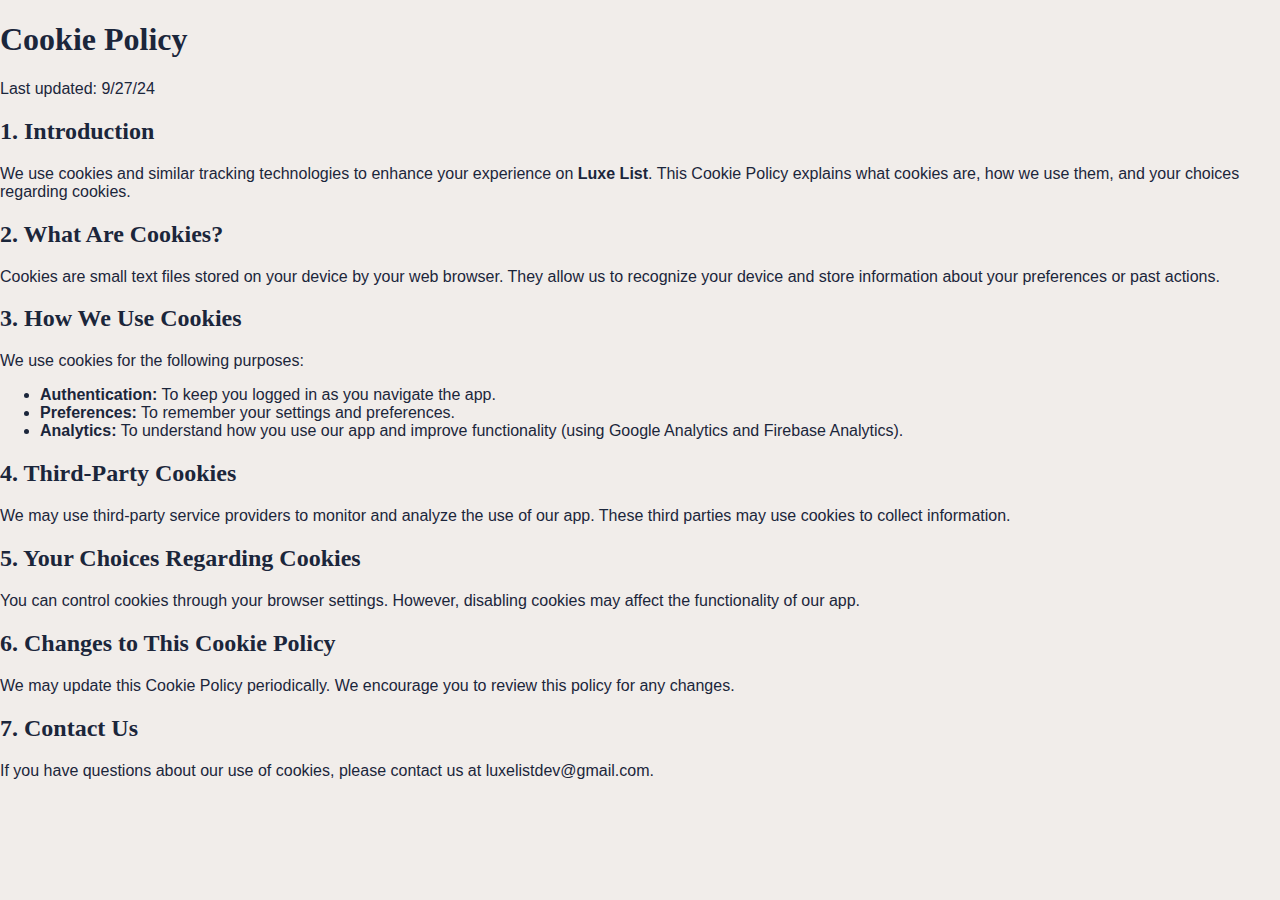
<file: cookies.html>
<!DOCTYPE html>
<html lang="en">
<head>
    <meta charset="UTF-8">
    <title>Cookie Policy - Luxe List</title>
    <link rel="stylesheet" href="styles.css">
</head>
<body>
    <section class="cookie-policy">
        <h1>Cookie Policy</h1>
        <p>Last updated: 9/27/24</p>

        <h2>1. Introduction</h2>
        <p>We use cookies and similar tracking technologies to enhance your experience on <strong>Luxe List</strong>. This Cookie Policy explains what cookies are, how we use them, and your choices regarding cookies.</p>

        <h2>2. What Are Cookies?</h2>
        <p>Cookies are small text files stored on your device by your web browser. They allow us to recognize your device and store information about your preferences or past actions.</p>

        <h2>3. How We Use Cookies</h2>
        <p>We use cookies for the following purposes:</p>
        <ul>
            <li><strong>Authentication:</strong> To keep you logged in as you navigate the app.</li>
            <li><strong>Preferences:</strong> To remember your settings and preferences.</li>
            <li><strong>Analytics:</strong> To understand how you use our app and improve functionality (using Google Analytics and Firebase Analytics).</li>
        </ul>

        <h2>4. Third-Party Cookies</h2>
        <p>We may use third-party service providers to monitor and analyze the use of our app. These third parties may use cookies to collect information.</p>

        <h2>5. Your Choices Regarding Cookies</h2>
        <p>You can control cookies through your browser settings. However, disabling cookies may affect the functionality of our app.</p>

        <h2>6. Changes to This Cookie Policy</h2>
        <p>We may update this Cookie Policy periodically. We encourage you to review this policy for any changes.</p>

        <h2>7. Contact Us</h2>
        <p>If you have questions about our use of cookies, please contact us at <a href="mailto:luxelistdev@gmail.com">luxelistdev@gmail.com</a>.</p>
    </section>
</body>
</html>
</file>
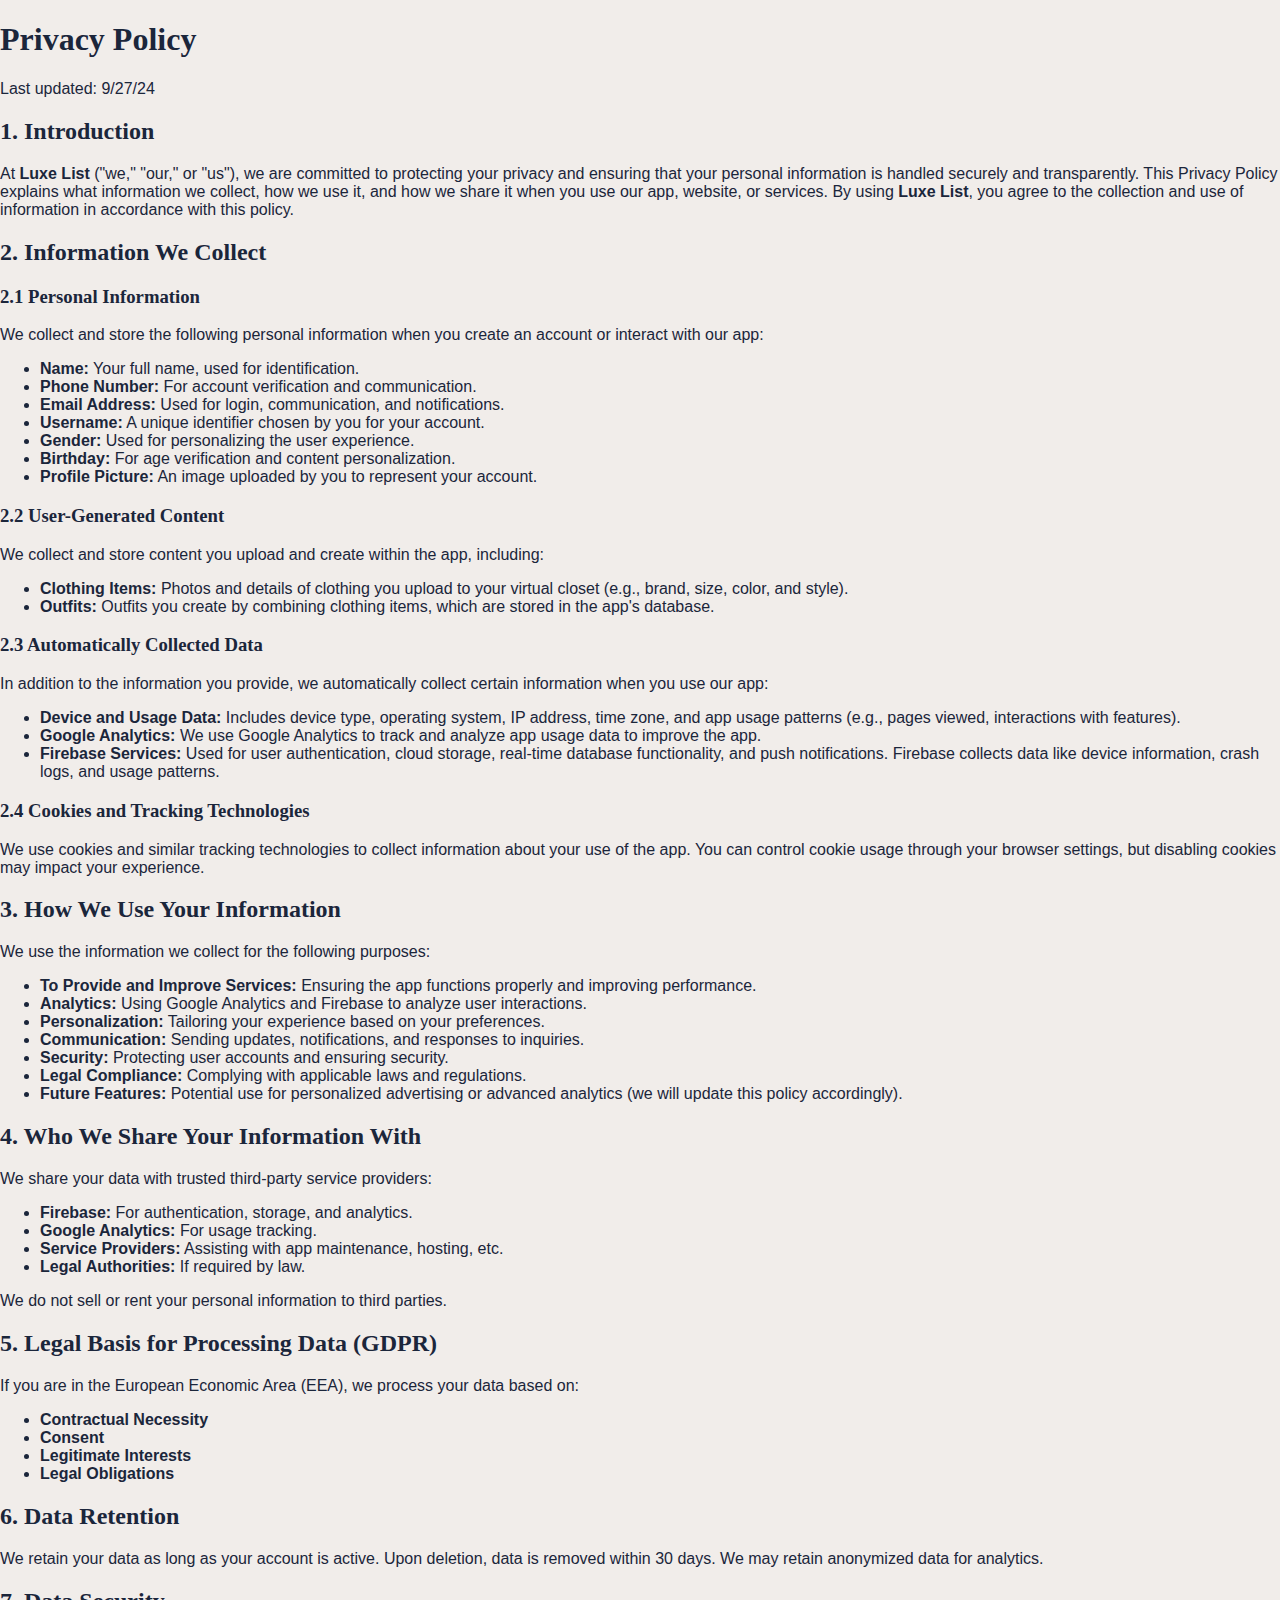
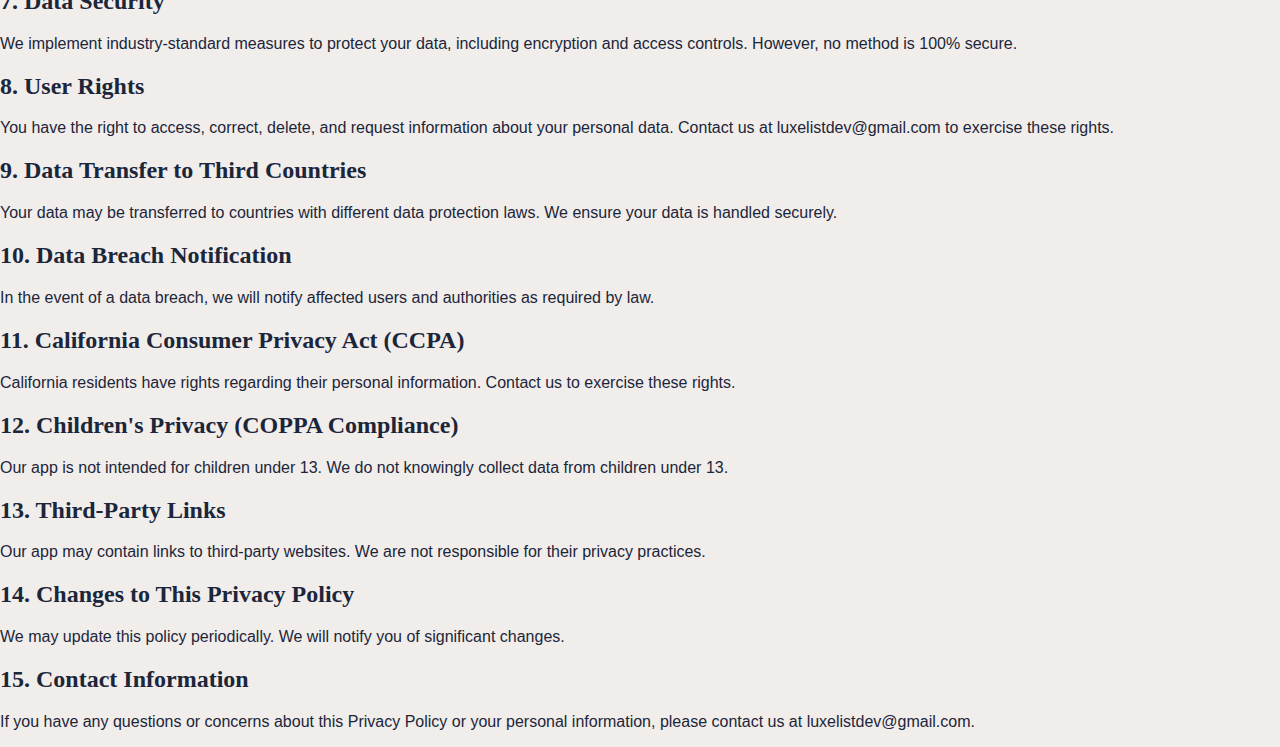
<file: privacy.html>
<!DOCTYPE html>
<html lang="en">
<head>
    <meta charset="UTF-8">
    <title>Privacy Policy - Luxe List</title>
    <link rel="stylesheet" href="styles.css">
</head>
<body>
    <section class="privacy-policy">
        <h1>Privacy Policy</h1>
        <p>Last updated: 9/27/24</p>

        <h2>1. Introduction</h2>
        <p>At <strong>Luxe List</strong> ("we," "our," or "us"), we are committed to protecting your privacy and ensuring that your personal information is handled securely and transparently. This Privacy Policy explains what information we collect, how we use it, and how we share it when you use our app, website, or services. By using <strong>Luxe List</strong>, you agree to the collection and use of information in accordance with this policy.</p>

        <h2>2. Information We Collect</h2>
        <h3>2.1 Personal Information</h3>
        <p>We collect and store the following personal information when you create an account or interact with our app:</p>
        <ul>
            <li><strong>Name:</strong> Your full name, used for identification.</li>
            <li><strong>Phone Number:</strong> For account verification and communication.</li>
            <li><strong>Email Address:</strong> Used for login, communication, and notifications.</li>
            <li><strong>Username:</strong> A unique identifier chosen by you for your account.</li>
            <li><strong>Gender:</strong> Used for personalizing the user experience.</li>
            <li><strong>Birthday:</strong> For age verification and content personalization.</li>
            <li><strong>Profile Picture:</strong> An image uploaded by you to represent your account.</li>
        </ul>

        <h3>2.2 User-Generated Content</h3>
        <p>We collect and store content you upload and create within the app, including:</p>
        <ul>
            <li><strong>Clothing Items:</strong> Photos and details of clothing you upload to your virtual closet (e.g., brand, size, color, and style).</li>
            <li><strong>Outfits:</strong> Outfits you create by combining clothing items, which are stored in the app's database.</li>
        </ul>

        <h3>2.3 Automatically Collected Data</h3>
        <p>In addition to the information you provide, we automatically collect certain information when you use our app:</p>
        <ul>
            <li><strong>Device and Usage Data:</strong> Includes device type, operating system, IP address, time zone, and app usage patterns (e.g., pages viewed, interactions with features).</li>
            <li><strong>Google Analytics:</strong> We use Google Analytics to track and analyze app usage data to improve the app.</li>
            <li><strong>Firebase Services:</strong> Used for user authentication, cloud storage, real-time database functionality, and push notifications. Firebase collects data like device information, crash logs, and usage patterns.</li>
        </ul>

        <h3>2.4 Cookies and Tracking Technologies</h3>
        <p>We use cookies and similar tracking technologies to collect information about your use of the app. You can control cookie usage through your browser settings, but disabling cookies may impact your experience.</p>

        <h2>3. How We Use Your Information</h2>
        <p>We use the information we collect for the following purposes:</p>
        <ul>
            <li><strong>To Provide and Improve Services:</strong> Ensuring the app functions properly and improving performance.</li>
            <li><strong>Analytics:</strong> Using Google Analytics and Firebase to analyze user interactions.</li>
            <li><strong>Personalization:</strong> Tailoring your experience based on your preferences.</li>
            <li><strong>Communication:</strong> Sending updates, notifications, and responses to inquiries.</li>
            <li><strong>Security:</strong> Protecting user accounts and ensuring security.</li>
            <li><strong>Legal Compliance:</strong> Complying with applicable laws and regulations.</li>
            <li><strong>Future Features:</strong> Potential use for personalized advertising or advanced analytics (we will update this policy accordingly).</li>
        </ul>

        <h2>4. Who We Share Your Information With</h2>
        <p>We share your data with trusted third-party service providers:</p>
        <ul>
            <li><strong>Firebase:</strong> For authentication, storage, and analytics.</li>
            <li><strong>Google Analytics:</strong> For usage tracking.</li>
            <li><strong>Service Providers:</strong> Assisting with app maintenance, hosting, etc.</li>
            <li><strong>Legal Authorities:</strong> If required by law.</li>
        </ul>
        <p>We do not sell or rent your personal information to third parties.</p>

        <h2>5. Legal Basis for Processing Data (GDPR)</h2>
        <p>If you are in the European Economic Area (EEA), we process your data based on:</p>
        <ul>
            <li><strong>Contractual Necessity</strong></li>
            <li><strong>Consent</strong></li>
            <li><strong>Legitimate Interests</strong></li>
            <li><strong>Legal Obligations</strong></li>
        </ul>

        <h2>6. Data Retention</h2>
        <p>We retain your data as long as your account is active. Upon deletion, data is removed within 30 days. We may retain anonymized data for analytics.</p>

        <h2>7. Data Security</h2>
        <p>We implement industry-standard measures to protect your data, including encryption and access controls. However, no method is 100% secure.</p>

        <h2>8. User Rights</h2>
        <p>You have the right to access, correct, delete, and request information about your personal data. Contact us at <a href="mailto:luxelistdev@gmail.com">luxelistdev@gmail.com</a> to exercise these rights.</p>

        <h2>9. Data Transfer to Third Countries</h2>
        <p>Your data may be transferred to countries with different data protection laws. We ensure your data is handled securely.</p>

        <h2>10. Data Breach Notification</h2>
        <p>In the event of a data breach, we will notify affected users and authorities as required by law.</p>

        <h2>11. California Consumer Privacy Act (CCPA)</h2>
        <p>California residents have rights regarding their personal information. Contact us to exercise these rights.</p>

        <h2>12. Children's Privacy (COPPA Compliance)</h2>
        <p>Our app is not intended for children under 13. We do not knowingly collect data from children under 13.</p>

        <h2>13. Third-Party Links</h2>
        <p>Our app may contain links to third-party websites. We are not responsible for their privacy practices.</p>

        <h2>14. Changes to This Privacy Policy</h2>
        <p>We may update this policy periodically. We will notify you of significant changes.</p>

        <h2>15. Contact Information</h2>
        <p>If you have any questions or concerns about this Privacy Policy or your personal information, please contact us at <a href="mailto:luxelistdev@gmail.com">luxelistdev@gmail.com</a>.</p>
    </section>
</body>
</html>
</file>
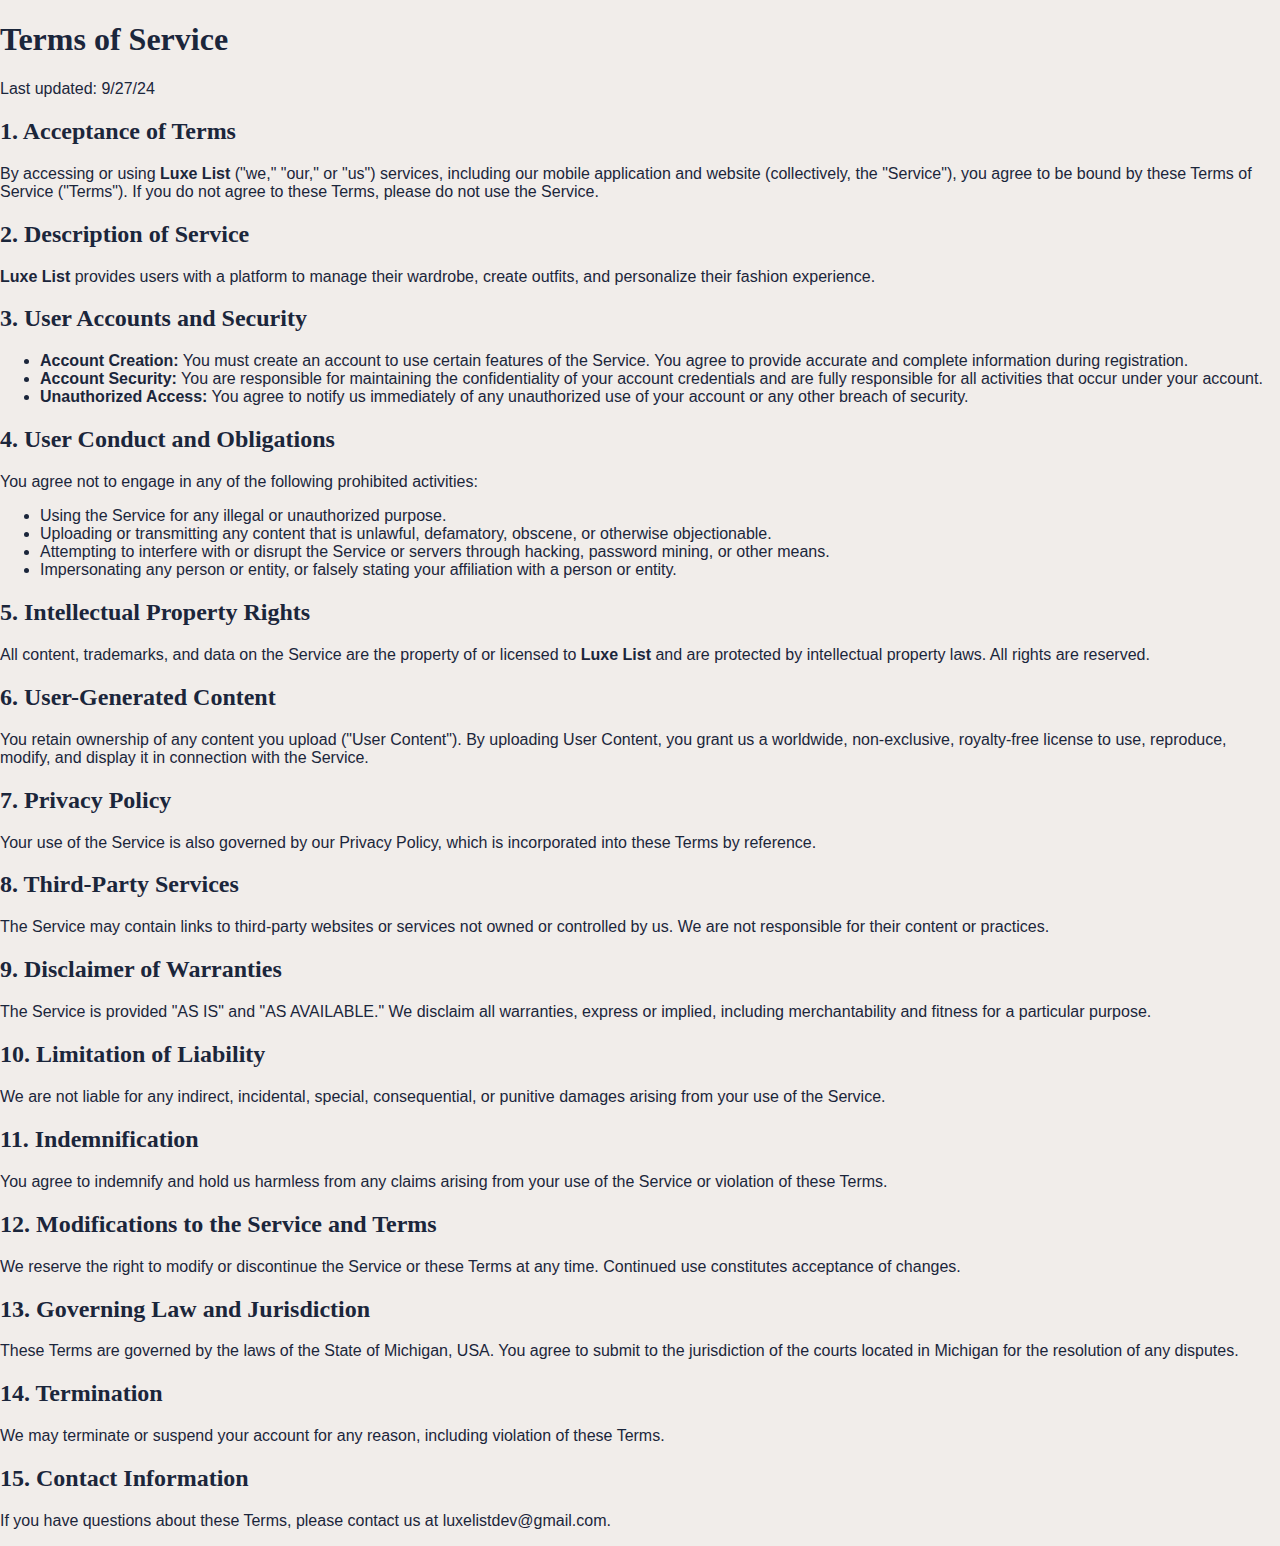
<file: terms.html>
<!DOCTYPE html>
<html lang="en">
<head>
    <meta charset="UTF-8">
    <title>Terms of Service - Luxe List</title>
    <link rel="stylesheet" href="styles.css">
</head>
<body>
    <section class="terms-of-service">
        <h1>Terms of Service</h1>
        <p>Last updated: 9/27/24</p>

        <h2>1. Acceptance of Terms</h2>
        <p>By accessing or using <strong>Luxe List</strong> ("we," "our," or "us") services, including our mobile application and website (collectively, the "Service"), you agree to be bound by these Terms of Service ("Terms"). If you do not agree to these Terms, please do not use the Service.</p>

        <h2>2. Description of Service</h2>
        <p><strong>Luxe List</strong> provides users with a platform to manage their wardrobe, create outfits, and personalize their fashion experience.</p>

        <h2>3. User Accounts and Security</h2>
        <ul>
            <li><strong>Account Creation:</strong> You must create an account to use certain features of the Service. You agree to provide accurate and complete information during registration.</li>
            <li><strong>Account Security:</strong> You are responsible for maintaining the confidentiality of your account credentials and are fully responsible for all activities that occur under your account.</li>
            <li><strong>Unauthorized Access:</strong> You agree to notify us immediately of any unauthorized use of your account or any other breach of security.</li>
        </ul>

        <h2>4. User Conduct and Obligations</h2>
        <p>You agree not to engage in any of the following prohibited activities:</p>
        <ul>
            <li>Using the Service for any illegal or unauthorized purpose.</li>
            <li>Uploading or transmitting any content that is unlawful, defamatory, obscene, or otherwise objectionable.</li>
            <li>Attempting to interfere with or disrupt the Service or servers through hacking, password mining, or other means.</li>
            <li>Impersonating any person or entity, or falsely stating your affiliation with a person or entity.</li>
        </ul>

        <h2>5. Intellectual Property Rights</h2>
        <p>All content, trademarks, and data on the Service are the property of or licensed to <strong>Luxe List</strong> and are protected by intellectual property laws. All rights are reserved.</p>

        <h2>6. User-Generated Content</h2>
        <p>You retain ownership of any content you upload ("User Content"). By uploading User Content, you grant us a worldwide, non-exclusive, royalty-free license to use, reproduce, modify, and display it in connection with the Service.</p>

        <h2>7. Privacy Policy</h2>
        <p>Your use of the Service is also governed by our <a href="privacy.html">Privacy Policy</a>, which is incorporated into these Terms by reference.</p>

        <h2>8. Third-Party Services</h2>
        <p>The Service may contain links to third-party websites or services not owned or controlled by us. We are not responsible for their content or practices.</p>

        <h2>9. Disclaimer of Warranties</h2>
        <p>The Service is provided "AS IS" and "AS AVAILABLE." We disclaim all warranties, express or implied, including merchantability and fitness for a particular purpose.</p>

        <h2>10. Limitation of Liability</h2>
        <p>We are not liable for any indirect, incidental, special, consequential, or punitive damages arising from your use of the Service.</p>

        <h2>11. Indemnification</h2>
        <p>You agree to indemnify and hold us harmless from any claims arising from your use of the Service or violation of these Terms.</p>

        <h2>12. Modifications to the Service and Terms</h2>
        <p>We reserve the right to modify or discontinue the Service or these Terms at any time. Continued use constitutes acceptance of changes.</p>

        <h2>13. Governing Law and Jurisdiction</h2>
        <p>These Terms are governed by the laws of the State of Michigan, USA. You agree to submit to the jurisdiction of the courts located in Michigan for the resolution of any disputes.</p>

        <h2>14. Termination</h2>
        <p>We may terminate or suspend your account for any reason, including violation of these Terms.</p>

        <h2>15. Contact Information</h2>
        <p>If you have questions about these Terms, please contact us at <a href="mailto:luxelistdev@gmail.com">luxelistdev@gmail.com</a>.</p>
    </section>
</body>
</html>
</file>
<file: styles.css>
/* Color Palette */
:root {
    --warm-gold: #C9A678;
    --soft-cream: #F1EDEA;
    --deep-navy: #1B263B;
    --white: #FFFFFF;
}

/* Global Style */
body {
    margin: 0;
    font-family: 'Lato', sans-serif;
    background-color: var(--soft-cream);
    color: var(--deep-navy);
}

h1, h2, h3, h4 {
    font-family: 'Lora', serif;
    color: var(--deep-navy);
}

a {
    text-decoration: none;
    color: var(--deep-navy);
}

.btn {
    display: inline-block;
    padding: 12px 24px;
    background-color: var(--warm-gold);
    color: var(--white);
    border-radius: 8px;
    font-weight: bold;
    transition: box-shadow 0.3s ease;
}

.btn:hover {
    box-shadow: 0 0 10px var(--warm-gold);
}

/* Hero Section */
.hero {
    display: flex;
    align-items: center;
    justify-content: space-between;
    padding: 60px;
}

.hero-content {
    max-width: 50%;
}

.hero-content h1 {
    font-size: 48px;
    margin-bottom: 20px;
}

.hero-content p {
    font-size: 24px;
    margin-bottom: 40px;
}

.cta-buttons .btn {
    margin-right: 20px;
}

.hero-image img {
    width: 300px;
    border-radius: 20px;
}

/* Features Section */
.features {
    text-align: center;
    padding: 60px;
}

.feature-list {
    display: flex;
    justify-content: space-around;
    margin-top: 40px;
}

.feature-item {
    max-width: 30%;
}

.feature-item img {
    width: 60px;
    margin-bottom: 20px;
}

.feature-item h3 {
    color: var(--warm-gold);
    margin-bottom: 10px;
}

/* How It Works Section */
.how-it-works {
    padding: 60px;
}

.steps {
    display: flex;
    justify-content: space-between;
    margin-top: 40px;
}

.step {
    text-align: center;
    max-width: 30%;
}

.step-number {
    display: inline-block;
    background-color: var(--warm-gold);
    color: var(--white);
    width: 40px;
    height: 40px;
    line-height: 40px;
    border-radius: 50%;
    font-size: 20px;
    margin-bottom: 20px;
}

/* App Preview Section */
.app-preview {
    padding: 60px;
    text-align: center;
}

.gallery {
    display: flex;
    justify-content: space-around;
    margin-top: 40px;
}

.gallery img {
    width: 200px;
    border: 2px solid var(--warm-gold);
    border-radius: 10px;
    transition: transform 0.3s ease;
}

.gallery img:hover {
    transform: scale(1.05);
    box-shadow: 0 0 10px var(--warm-gold);
}

/* Testimonials Section */
.testimonials {
    padding: 60px;
    background-color: var(--soft-cream);
}

.testimonial-list {
    display: flex;
    justify-content: space-around;
    margin-top: 40px;
}

.testimonial-item {
    max-width: 30%;
    text-align: center;
}

.testimonial-item img {
    width: 80px;
    height: 80px;
    border-radius: 50%;
    border: 2px solid var(--warm-gold);
    margin-bottom: 20px;
    filter: grayscale(100%);
}

.testimonial-item p {
    font-style: italic;
    margin-bottom: 10px;
}

/* About Section */
.about {
    padding: 60px;
    text-align: center;
}

.about p {
    max-width: 800px;
    margin: 0 auto;
    line-height: 1.6;
    font-size: 18px;
}

/* Download CTA Section */
.download-cta {
    padding: 60px;
    text-align: center;
}

.download-cta h2 {
    margin-bottom: 40px;
}

/* Footer Section */
footer {
    background-color: var(--deep-navy);
    color: var(--white);
    padding: 40px;
    text-align: center;
}

.footer-content a {
    color: var(--white);
    margin: 0 10px;
    transition: color 0.3s ease;
}

.footer-content a:hover {
    color: var(--warm-gold);
}

.social-media a img {
    width: 24px;
    margin: 0 10px;
    filter: invert(100%);
    transition: filter 0.3s ease;
}

.social-media a img:hover {
    filter: invert(64%) sepia(40%) saturate(560%) hue-rotate(19deg) brightness(95%) contrast(91%);
}

.footer-links {
    margin: 20px 0;
}

.footer-links a {
    border-bottom: 1px solid transparent;
}

.footer-links a:hover {
    border-bottom: 1px solid var(--warm-gold);
}

/* Responsive Design */
@media (max-width: 768px) {
    .hero {
        flex-direction: column;
        text-align: center;
    }

    .hero-content, .hero-image {
        max-width: 100%;
    }

    .features .feature-list,
    .how-it-works .steps,
    .testimonials .testimonial-list,
    .app-preview .gallery {
        flex-direction: column;
        align-items: center;
    }

    .feature-item, .step, .testimonial-item {
        max-width: 80%;
        margin-bottom: 40px;
    }
}
</file>
